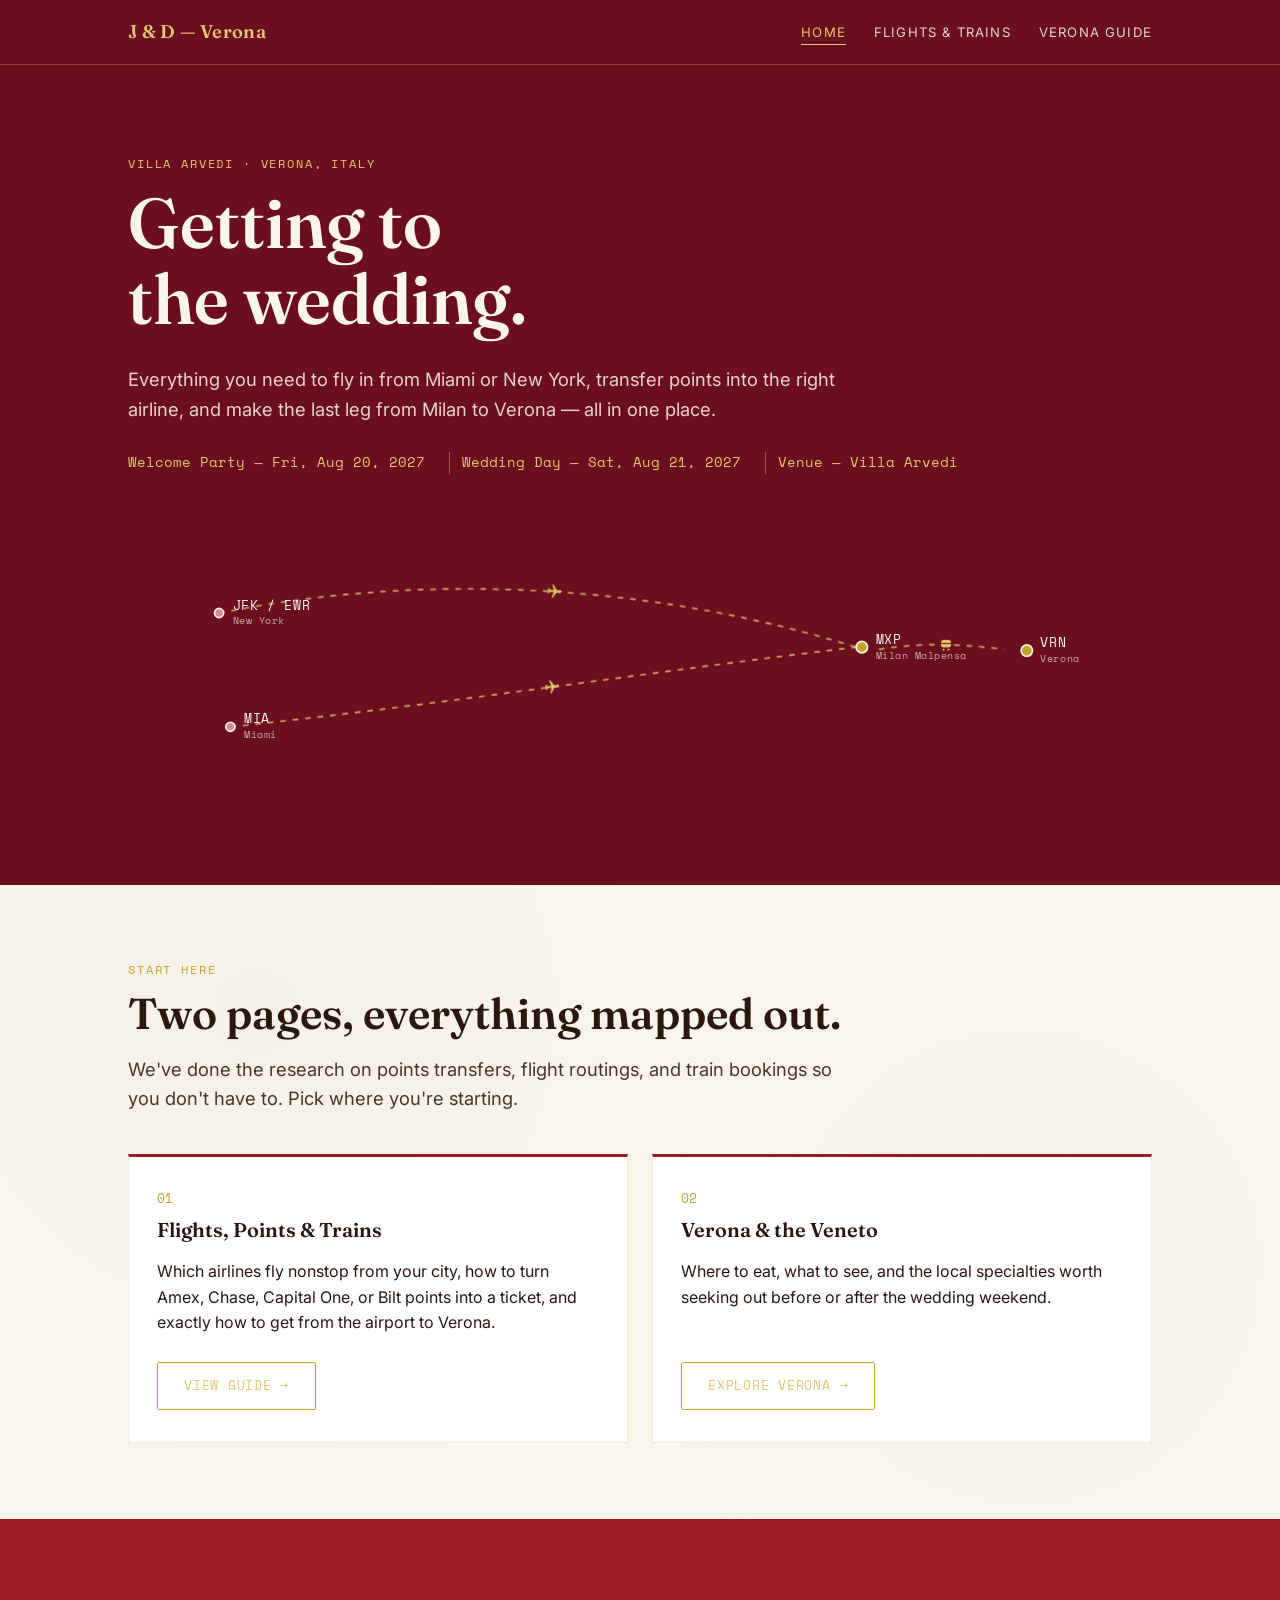
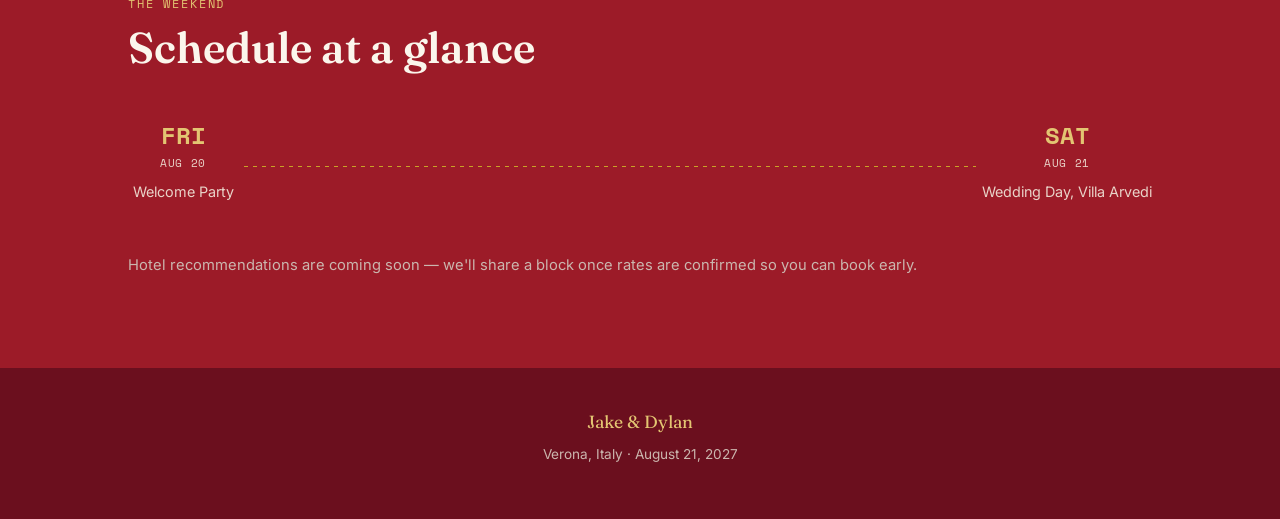
<file: index.html>
<!DOCTYPE html>
<html lang="en">
<head>
<meta charset="UTF-8">
<meta name="viewport" content="width=device-width, initial-scale=1.0">
<title>Jake &amp; Dylan — Verona, 2027</title>
<link rel="stylesheet" href="style.css">
</head>
<body>

<nav class="site-nav">
  <div class="wrap">
    <a href="index.html" class="brand">J &amp; D — Verona</a>
    <button class="nav-toggle" id="navToggle" aria-label="Menu">Menu</button>
    <ul class="nav-links" id="navLinks">
      <li><a href="index.html" class="active">Home</a></li>
      <li><a href="travel.html">Flights &amp; Trains</a></li>
      <li><a href="verona-guide.html">Verona Guide</a></li>
    </ul>
  </div>
</nav>

<header class="hero">
  <div class="wrap">
    <p class="eyebrow on-dark">Villa Arvedi · Verona, Italy</p>
    <h1>Getting to<br>the wedding.</h1>
    <p class="lede" style="color:#e9d3c8; margin-top:18px;">Everything you need to fly in from Miami or New York, transfer points into the right airline, and make the last leg from Milan to Verona — all in one place.</p>
    <div class="hero-dates">
      <span>Welcome Party — Fri, Aug 20, 2027</span>
      <span>Wedding Day — Sat, Aug 21, 2027</span>
      <span>Venue — Villa Arvedi</span>
    </div>

    <svg class="route-map" viewBox="0 0 900 260" xmlns="http://www.w3.org/2000/svg" role="img" aria-label="Flight paths from Miami and New York (JFK or Newark) to Milan, then train to Verona">
      <path class="path" d="M 80 80 C 280 40, 480 60, 640 110" />
      <path class="path" d="M 90 180 C 280 160, 470 130, 640 110" />
      <path class="path" d="M 660 112 C 700 105, 740 108, 770 112" stroke-dasharray="2 4" />

      <g class="transit-icon" transform="translate(375,61) rotate(93) scale(0.6) translate(-12,-12)" aria-hidden="true"><path d="M21,16V14L13,9V3.5C13,2.67 12.33,2 11.5,2C10.67,2 10,2.67 10,3.5V9L2,14V16L10,13.5V19L7.5,20.5V22L11.5,21L15.5,22V20.5L13,19V13.5L21,16Z"/></g>
      <g class="transit-icon" transform="translate(373,145) rotate(83) scale(0.6) translate(-12,-12)" aria-hidden="true"><path d="M21,16V14L13,9V3.5C13,2.67 12.33,2 11.5,2C10.67,2 10,2.67 10,3.5V9L2,14V16L10,13.5V19L7.5,20.5V22L11.5,21L15.5,22V20.5L13,19V13.5L21,16Z"/></g>
      <g class="transit-icon transit-icon-train" transform="translate(719,108) scale(0.55) translate(-12,-12)" aria-hidden="true">
        <rect x="4" y="4" width="16" height="12" rx="4"/>
        <rect class="train-window" x="4" y="9" width="16" height="1.6"/>
        <circle cx="8" cy="19.5" r="1.7"/>
        <circle cx="16" cy="19.5" r="1.7"/>
      </g>

      <g class="pin"><circle cx="80" cy="80" r="4"/><text x="92" y="77">JFK / EWR</text><text class="sub" x="92" y="90">New York</text></g>
      <g class="pin"><circle cx="90" cy="180" r="4"/><text x="102" y="177">MIA</text><text class="sub" x="102" y="190">Miami</text></g>

      <g class="pin dest"><circle cx="645" cy="110" r="5"/><text x="657" y="107">MXP</text><text class="sub" x="657" y="120">Milan Malpensa</text></g>
      <g class="pin dest"><circle cx="790" cy="113" r="5"/><text x="802" y="110">VRN</text><text class="sub" x="802" y="123">Verona</text></g>
    </svg>
  </div>
</header>

<section class="paper-texture">
  <div class="wrap">
    <p class="eyebrow">Start here</p>
    <h2>Two pages, everything mapped out.</h2>
    <p class="lede">We've done the research on points transfers, flight routings, and train bookings so you don't have to. Pick where you're starting.</p>

    <div class="hub-grid">
      <a href="travel.html" class="hub-card">
        <span class="num">01</span>
        <h3>Flights, Points &amp; Trains</h3>
        <p>Which airlines fly nonstop from your city, how to turn Amex, Chase, Capital One, or Bilt points into a ticket, and exactly how to get from the airport to Verona.</p>
        <span class="btn" style="margin-top:auto; align-self:flex-start;">View guide →</span>
      </a>
      <a href="verona-guide.html" class="hub-card">
        <span class="num">02</span>
        <h3>Verona &amp; the Veneto</h3>
        <p>Where to eat, what to see, and the local specialties worth seeking out before or after the wedding weekend.</p>
        <span class="btn" style="margin-top:auto; align-self:flex-start;">Explore Verona →</span>
      </a>
    </div>
  </div>
</section>

<section class="section-dark">
  <div class="wrap">
    <p class="eyebrow on-dark">The weekend</p>
    <h2>Schedule at a glance</h2>
    <div class="route-timeline" style="margin-top:44px;">
      <div class="rt-node">
        <div class="code">FRI</div>
        <div class="label">Aug 20</div>
        <p style="font-family:var(--body); font-size:0.9rem; margin-top:8px; color:#e9d3c8;">Welcome Party</p>
      </div>
      <div class="rt-connector"></div>
      <div class="rt-node">
        <div class="code">SAT</div>
        <div class="label">Aug 21</div>
        <p style="font-family:var(--body); font-size:0.9rem; margin-top:8px; color:#e9d3c8;">Wedding Day, Villa Arvedi</p>
      </div>
    </div>
    <p class="pass-note" style="color:#cbb6ae;">Hotel recommendations are coming soon — we'll share a block once rates are confirmed so you can book early.</p>
  </div>
</section>

<footer>
  <div class="wrap">
    <p class="brand-mini">Jake &amp; Dylan</p>
    <p>Verona, Italy · August 21, 2027</p>
  </div>
</footer>

<script src="main.js"></script>

</body>
</html>
</file>
<file: style.css>
/* ===== Jake & Dylan · Verona 2027 — shared design system ===== */

@import url('https://fonts.googleapis.com/css2?family=Fraunces:ital,opsz,wght@0,9..144,300;0,9..144,450;0,9..144,600;0,9..144,700;1,9..144,500&family=Inter:wght@400;500;600&family=Space+Mono:wght@400;700&display=swap');

:root{
  --bordeaux-deep:#6B0F1E;
  --bordeaux:#9C1B28;
  --bordeaux-bright:#C4293A;
  --paper:#FBF6EC;
  --paper-dim:#F2E9D8;
  --ink:#2B1710;
  --gold:#C9A227;
  --gold-soft:#E3C572;
  --rose:#D98A93;
  --white:#FFFFFF;

  --display:'Fraunces', serif;
  --body:'Inter', sans-serif;
  --mono:'Space Mono', monospace;

  --radius:2px;
  --max:1080px;
}

*{box-sizing:border-box;}
html{scroll-behavior:smooth;}
body{
  margin:0;
  background:var(--paper);
  color:var(--ink);
  font-family:var(--body);
  line-height:1.6;
  -webkit-font-smoothing:antialiased;
}

a{color:inherit;}

img{max-width:100%;display:block;}

.wrap{max-width:var(--max);margin:0 auto;padding:0 28px;}

/* ---------- Texture ---------- */
.paper-texture{
  background-image:
    radial-gradient(circle at 20% 20%, rgba(43,23,16,0.025) 0, transparent 45%),
    radial-gradient(circle at 80% 60%, rgba(43,23,16,0.02) 0, transparent 40%);
}

/* ---------- Nav ---------- */
.site-nav{
  background:var(--bordeaux-deep);
  color:var(--paper);
  position:sticky;
  top:0;
  z-index:50;
  border-bottom:1px solid rgba(227,197,114,0.25);
}
.site-nav .wrap{
  display:flex;
  align-items:center;
  justify-content:space-between;
  height:64px;
}
.brand{
  font-family:var(--display);
  font-weight:600;
  font-size:1.15rem;
  letter-spacing:0.02em;
  text-decoration:none;
  color:var(--gold-soft);
}
.nav-links{
  display:flex;
  gap:28px;
  list-style:none;
  margin:0;
  padding:0;
}
.nav-links a{
  text-decoration:none;
  font-size:0.82rem;
  letter-spacing:0.09em;
  text-transform:uppercase;
  color:var(--paper);
  opacity:0.85;
  transition:opacity .2s, color .2s;
  padding-bottom:4px;
  border-bottom:1px solid transparent;
}
.nav-links a:hover, .nav-links a.active{
  opacity:1;
  color:var(--gold-soft);
  border-bottom-color:var(--gold-soft);
}
.nav-toggle{display:none;}

@media(max-width:720px){
  .nav-links{
    position:fixed;
    inset:64px 0 auto 0;
    flex-direction:column;
    background:var(--bordeaux-deep);
    padding:20px 28px 28px;
    gap:16px;
    transform:translateY(-120%);
    transition:transform .3s ease;
    border-bottom:1px solid rgba(227,197,114,0.25);
  }
  .nav-links.open{transform:translateY(0);}
  .nav-toggle{
    display:block;
    background:none;
    border:1px solid var(--gold-soft);
    color:var(--gold-soft);
    font-size:0.7rem;
    letter-spacing:0.08em;
    text-transform:uppercase;
    padding:13px 16px;
    min-height:44px;
    border-radius:var(--radius);
  }
}

/* ---------- Eyebrow / labels ---------- */
.eyebrow{
  font-family:var(--mono);
  font-size:0.72rem;
  letter-spacing:0.16em;
  text-transform:uppercase;
  color:var(--gold);
}
.eyebrow.on-dark{color:var(--gold-soft);}

/* ---------- Headings ---------- */
h1,h2,h3{
  font-family:var(--display);
  margin:0 0 0.4em;
  font-weight:600;
  line-height:1.08;
}
h1{font-size:clamp(2.6rem,6vw,4.4rem); font-weight:600;}
h2{font-size:clamp(1.9rem,4vw,2.7rem);}
h3{font-size:1.25rem;}
p{margin:0 0 1em;}
.lede{font-size:1.15rem; color:#4a352c; max-width:60ch;}

/* ---------- Sections ---------- */
section{padding:76px 0;}
.section-dark{background:var(--bordeaux); color:var(--paper);}
.section-dark h2, .section-dark h3{color:var(--paper);}
.section-dark .lede{color:#e9d3c8;}
.section-line{
  height:1px;
  background:linear-gradient(90deg, transparent, var(--gold), transparent);
  margin:0;
}

/* ---------- Hero ---------- */
.hero{
  background:var(--bordeaux-deep);
  color:var(--paper);
  position:relative;
  overflow:hidden;
  padding:90px 0 60px;
}
.hero .wrap{position:relative; z-index:2;}
.hero-dates{
  display:flex;
  gap:24px;
  flex-wrap:wrap;
  margin-top:28px;
  font-family:var(--mono);
  font-size:0.85rem;
  color:var(--gold-soft);
}
.hero-dates span{border-left:1px solid rgba(227,197,114,0.4); padding-left:12px;}
.hero-dates span:first-child{border-left:none; padding-left:0;}

.route-map{width:100%; height:auto; margin-top:48px;}
.route-map .path{
  fill:none;
  stroke:var(--gold-soft);
  stroke-width:1.5;
  stroke-dasharray:5 6;
  animation:route-draw 1.6s ease-out both;
}
.route-map .path:nth-of-type(1){animation-delay:.15s;}
.route-map .path:nth-of-type(2){animation-delay:.4s;}
.route-map .path:nth-of-type(3){animation-delay:.65s;}
@keyframes route-draw{
  from{stroke-dashoffset:220; opacity:0;}
  to{stroke-dashoffset:0; opacity:0.85;}
}
.route-map .pin circle{fill:var(--rose); stroke:var(--paper); stroke-width:1.5;}
.route-map .pin.dest circle{fill:var(--gold);}
.route-map text{
  font-family:var(--mono);
  fill:var(--paper);
  font-size:11px;
  letter-spacing:0.05em;
}
.route-map .sub{fill:#c9a8a0; font-size:9px;}
.route-map .transit-icon path,
.route-map .transit-icon rect,
.route-map .transit-icon circle{fill:var(--gold-soft);}
.route-map .transit-icon .train-window{fill:var(--bordeaux-deep);}
.route-map .transit-icon{animation:icon-pop .5s ease-out both;}
.route-map .transit-icon:nth-of-type(1){animation-delay:1.8s;}
.route-map .transit-icon:nth-of-type(2){animation-delay:2.05s;}
.route-map .transit-icon:nth-of-type(3){animation-delay:2.3s;}
@keyframes icon-pop{
  from{opacity:0; scale:0.5;}
  to{opacity:1; scale:1;}
}

/* ---------- Buttons ---------- */
.btn{
  display:inline-block;
  font-family:var(--mono);
  font-size:0.8rem;
  letter-spacing:0.06em;
  text-transform:uppercase;
  text-decoration:none;
  padding:13px 26px;
  border-radius:var(--radius);
  border:1px solid var(--gold);
  color:var(--gold-soft);
  transition:background .2s, color .2s;
}
.btn:hover{background:var(--gold); color:var(--bordeaux-deep);}
.btn.solid{background:var(--gold); color:var(--bordeaux-deep);}
.btn.solid:hover{background:var(--gold-soft);}

/* ---------- Cards grid (hub) ---------- */
.hub-grid{
  display:grid;
  grid-template-columns:repeat(auto-fit,minmax(260px,1fr));
  gap:24px;
  margin-top:40px;
}
.hub-card{
  background:var(--white);
  border:1px solid var(--paper-dim);
  border-top:3px solid var(--bordeaux);
  padding:32px 28px;
  text-decoration:none;
  color:var(--ink);
  display:flex;
  flex-direction:column;
  gap:10px;
  transition:transform .25s ease, box-shadow .25s ease;
}
.hub-card:hover{transform:translateY(-4px); box-shadow:0 18px 30px -18px rgba(74,15,28,0.35);}
.hub-card .num{font-family:var(--mono); color:var(--gold); font-size:0.8rem;}

/* ---------- Boarding pass ---------- */
.pass{
  display:grid;
  grid-template-columns:1fr auto;
  background:var(--white);
  border:1px solid var(--paper-dim);
  box-shadow:0 10px 24px -18px rgba(43,23,16,0.4);
  margin-bottom:26px;
  position:relative;
}
.pass::before, .pass::after{
  content:"";
  position:absolute;
  width:20px;height:20px;
  background:var(--paper);
  border-radius:50%;
  top:50%; transform:translateY(-50%);
}
.pass::before{left:calc(76% - 10px);}
.pass::after{left:calc(76% - 10px); display:none;}
.pass-main{padding:26px 30px;}
.pass-stub{
  padding:26px 20px;
  border-left:2px dashed var(--paper-dim);
  display:flex;
  flex-direction:column;
  justify-content:center;
  align-items:center;
  gap:6px;
  font-family:var(--mono);
  background:var(--paper);
  min-width:150px;
}
.pass-route{
  display:flex;
  align-items:center;
  gap:14px;
  font-family:var(--mono);
  font-size:1.6rem;
  color:var(--bordeaux);
  margin-bottom:6px;
}
.pass-route .arrow{color:var(--gold); font-size:1.1rem;}
.pass-issuer{
  font-family:var(--mono);
  font-size:0.72rem;
  letter-spacing:0.12em;
  text-transform:uppercase;
  color:var(--gold);
  margin-bottom:4px;
}
.pass-issuer-row{
  display:flex;
  align-items:center;
  gap:10px;
  margin-bottom:4px;
}
.pass-issuer-row .pass-issuer{margin-bottom:0;}
.issuer-logo{height:24px; width:auto; max-width:130px; object-fit:contain; flex-shrink:0;}
.pass-ratio{
  font-family:var(--mono);
  font-size:0.95rem;
  color:var(--bordeaux);
}
.pass-ratio-label{font-size:0.65rem; letter-spacing:0.1em; text-transform:uppercase; color:#7a6a60;}
.pass-note{font-size:0.92rem; color:#4a352c; margin-top:10px;}
.tag{
  display:inline-block;
  font-family:var(--mono);
  font-size:0.68rem;
  letter-spacing:0.08em;
  text-transform:uppercase;
  padding:3px 9px;
  border:1px solid var(--bordeaux);
  color:var(--bordeaux);
  margin-right:6px;
  margin-top:8px;
  border-radius:var(--radius);
}
.tag.gold{border-color:var(--gold); color:#8a6d10;}

@media(max-width:640px){
  .pass{grid-template-columns:1fr;}
  .pass-stub{border-left:none; border-top:2px dashed var(--paper-dim); flex-direction:row; justify-content:space-between;}
  .pass::before{display:none;}
}

/* ---------- Tabs ---------- */
.tabs{display:flex; gap:6px; margin:44px 0 30px; flex-wrap:wrap; border-bottom:1px solid var(--paper-dim);}
.tab-btn{
  background:none;
  border:none;
  font-family:var(--mono);
  font-size:0.8rem;
  letter-spacing:0.06em;
  text-transform:uppercase;
  color:#8a7568;
  padding:12px 4px;
  margin-right:26px;
  cursor:pointer;
  border-bottom:2px solid transparent;
}
.tab-btn.active{color:var(--bordeaux); border-bottom-color:var(--gold);}
.tab-panel{display:none;}
.tab-panel.active{display:block;}

/* ---------- Callout ---------- */
.callout{
  background:var(--paper-dim);
  border-left:3px solid var(--gold);
  padding:20px 24px;
  margin:32px 0;
  font-size:0.95rem;
}
.callout strong{color:var(--bordeaux);}

/* ---------- Steps ---------- */
.steps{list-style:none; margin:0; padding:0; counter-reset:step;}
.steps li{
  counter-increment:step;
  display:grid;
  grid-template-columns:44px 1fr;
  gap:16px;
  padding:18px 0;
  border-top:1px solid var(--paper-dim);
}
.steps li:first-child{border-top:none;}
.steps li::before{
  content:counter(step);
  font-family:var(--mono);
  font-size:0.85rem;
  color:var(--gold-soft);
  background:var(--bordeaux);
  width:32px;height:32px;
  border-radius:50%;
  display:flex; align-items:center; justify-content:center;
}

/* ---------- Timeline (train route) ---------- */
.route-timeline{
  display:flex;
  align-items:center;
  gap:0;
  flex-wrap:wrap;
  margin:36px 0;
}
.rt-node{
  text-align:center;
  font-family:var(--mono);
  min-width:110px;
}
.rt-node .code{font-size:1.5rem; color:var(--bordeaux); font-weight:700;}
.rt-node .label{font-size:0.7rem; color:#7a6a60; text-transform:uppercase; letter-spacing:0.06em;}
.section-dark .rt-node .code{color:var(--gold-soft);}
.section-dark .rt-node .label{color:#e9d3c8;}
.rt-connector{
  flex:1;
  min-width:70px;
  height:1px;
  background:repeating-linear-gradient(90deg, var(--gold), var(--gold) 4px, transparent 4px, transparent 9px);
  position:relative;
  margin:0 6px;
}
.rt-connector .time{
  position:absolute;
  top:-22px;
  left:50%;
  transform:translateX(-50%);
  font-family:var(--mono);
  font-size:0.68rem;
  color:var(--gold);
  white-space:nowrap;
}

/* ---------- Comparison table ---------- */
.table-wrap{overflow-x:auto; margin:20px 0;}
table{width:100%; border-collapse:collapse; font-size:0.92rem;}
th,td{text-align:left; padding:12px 14px; border-bottom:1px solid var(--paper-dim);}
th{font-family:var(--mono); font-size:0.7rem; letter-spacing:0.08em; text-transform:uppercase; color:var(--bordeaux);}

/* ---------- Spot cards (Verona guide) ---------- */
.spot-grid{
  display:grid;
  grid-template-columns:repeat(auto-fit,minmax(280px,1fr));
  gap:28px;
  margin-top:40px;
}
.spot-card{
  background:var(--white);
  border:1px solid var(--paper-dim);
  display:flex;
  flex-direction:column;
  overflow:hidden;
  transition:transform .25s ease, box-shadow .25s ease;
}
.spot-card:hover{transform:translateY(-4px); box-shadow:0 18px 30px -18px rgba(74,15,28,0.35);}
.spot-media{position:relative; aspect-ratio:4/3; background:var(--bordeaux-deep); overflow:hidden;}
.spot-media img{width:100%; height:100%; object-fit:cover;}
.spot-stamp{
  width:100%; height:100%;
  display:flex; flex-direction:column; align-items:center; justify-content:center; gap:10px;
  background:
    radial-gradient(circle at 30% 20%, rgba(227,197,114,0.1) 0, transparent 45%),
    var(--bordeaux-deep);
}
.spot-stamp .ring{
  width:72px; height:72px;
  border:2px dashed var(--gold-soft);
  border-radius:50%;
  display:flex; align-items:center; justify-content:center;
}
.spot-stamp svg{width:30px; height:30px; stroke:var(--gold-soft); fill:none; stroke-width:1.5;}
.spot-stamp .stamp-label{
  font-family:var(--mono); font-size:0.62rem; letter-spacing:0.14em; text-transform:uppercase; color:var(--gold-soft); opacity:0.85;
}
.spot-body{padding:22px 24px 26px; display:flex; flex-direction:column; gap:8px; flex:1;}
.spot-card .spot-name{font-family:var(--display); font-size:1.15rem; font-weight:600; margin:0; color:var(--ink);}
.spot-desc{font-size:0.9rem; color:#4a352c; margin:0; flex:1;}
.spot-tags{margin-top:2px;}
.spot-map{
  margin:8px -4px 0;
  padding:11px 4px;
  min-height:44px;
  box-sizing:border-box;
  display:inline-flex; align-items:center; gap:6px;
  font-family:var(--mono); font-size:0.72rem; letter-spacing:0.06em; text-transform:uppercase;
  color:var(--bordeaux);
  text-decoration:underline;
  text-underline-offset:3px;
  align-self:flex-start;
  transition:color .2s;
}
.spot-map:hover{color:var(--bordeaux-bright);}
.spot-map svg{width:12px; height:12px;}

/* ---------- Footer ---------- */
footer{
  background:var(--bordeaux-deep);
  color:#cbb6ae;
  padding:40px 0;
  text-align:center;
  font-size:0.85rem;
}
footer .brand-mini{font-family:var(--display); color:var(--gold-soft); font-size:1.1rem; margin-bottom:8px;}

/* ---------- Scroll reveal (hub cards, spot cards, boarding passes) ---------- */
.reveal{transition:opacity .6s ease-out, translate .6s ease-out;}
.reveal.reveal-hidden{opacity:0; translate:0 18px;}

/* ---------- Boarding-pass ratio "stamp" pop-in ---------- */
.pass-ratio{
  transition:scale .4s cubic-bezier(0.34,1.56,0.64,1), opacity .3s ease-out;
  transition-delay:.25s;
}
.pass.reveal-hidden .pass-ratio{opacity:0; scale:0.6;}

/* ---------- Reduced motion ---------- */
@media (prefers-reduced-motion: reduce){
  .route-map .path, .route-map .transit-icon{animation:none; opacity:0.85;}
  .route-map .transit-icon{opacity:1;}
  .reveal, .reveal.reveal-hidden{transition:none; opacity:1; translate:none;}
  .pass-ratio, .pass.reveal-hidden .pass-ratio{transition:none; opacity:1; scale:1;}
}
</file>
